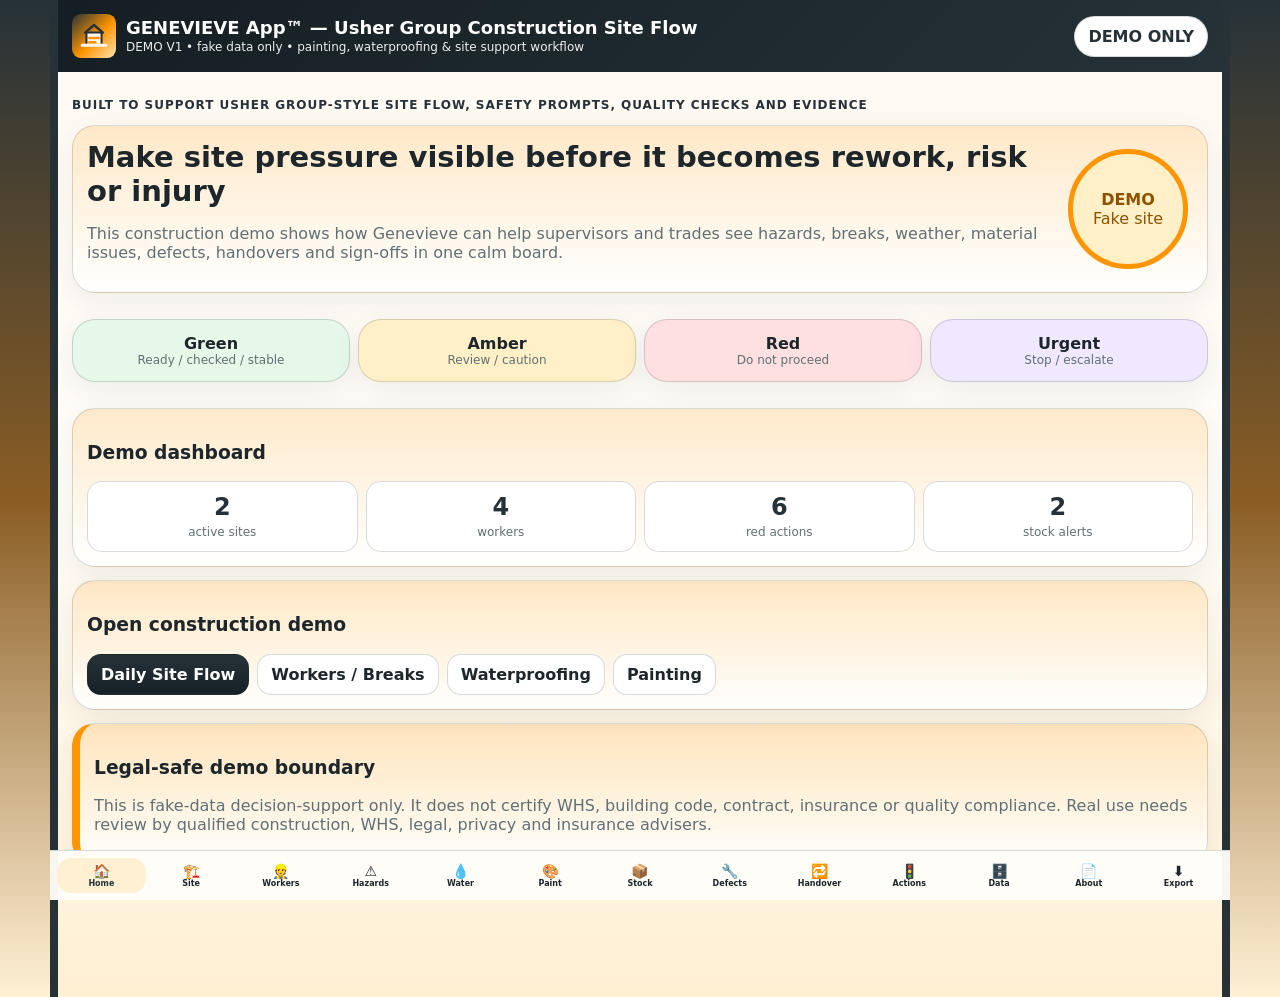
<file: index.html>
<!doctype html>
<html lang="en-AU">
<head>
<meta charset="utf-8"><meta name="viewport" content="width=device-width,initial-scale=1,viewport-fit=cover">
<meta name="theme-color" content="#263238">
<title>GENEVIEVE App™ — Usher Group Construction Site Flow Demo</title>
<link rel="icon" href="./assets/genevieve-construction-icon.svg" type="image/svg+xml">
<link rel="manifest" href="./manifest.webmanifest">
<link rel="stylesheet" href="./styles.css">
</head>
<body>
<div class="app">
<header class="topbar">
  <div class="brand"><img src="./assets/genevieve-construction-icon.svg" alt=""><div><h1>GENEVIEVE App™ — Usher Group Construction Site Flow</h1><p>DEMO V1 • fake data only • painting, waterproofing & site support workflow</p></div></div>
  <button class="demo-pill">DEMO ONLY</button>
</header>

<main>
<section class="screen active" id="home">
  <p class="kicker">Built to support Usher Group-style site flow, safety prompts, quality checks and evidence</p>
  <section class="hero">
    <div><h2>Make site pressure visible before it becomes rework, risk or injury</h2><p>This construction demo shows how Genevieve can help supervisors and trades see hazards, breaks, weather, material issues, defects, handovers and sign-offs in one calm board.</p></div>
    <div class="orb amber"><b>DEMO</b><span>Fake site</span></div>
  </section>

  <section class="lights">
    <div class="green"><b>Green</b><span>Ready / checked / stable</span></div>
    <div class="amber"><b>Amber</b><span>Review / caution</span></div>
    <div class="red"><b>Red</b><span>Do not proceed</span></div>
    <div class="hold"><b>Urgent</b><span>Stop / escalate</span></div>
  </section>

  <section class="card"><h3>Demo dashboard</h3><div class="stats"><div><b id="statSites">0</b><span>active sites</span></div><div><b id="statWorkers">0</b><span>workers</span></div><div><b id="statRed">0</b><span>red actions</span></div><div><b id="statStock">0</b><span>stock alerts</span></div></div></section>

  <section class="card"><h3>Open construction demo</h3><div class="actions">
    <button data-screen="site">Daily Site Flow</button>
    <button data-screen="workers" class="secondary">Workers / Breaks</button>
    <button data-screen="waterproofing" class="secondary">Waterproofing</button>
    <button data-screen="painting" class="secondary">Painting</button>
  </div></section>

  <section class="card legal"><h3>Legal-safe demo boundary</h3><p>This is fake-data decision-support only. It does not certify WHS, building code, contract, insurance or quality compliance. Real use needs review by qualified construction, WHS, legal, privacy and insurance advisers.</p></section>
</section>

<section class="screen" id="site"><div class="title"><button data-screen="home">←</button><h2>Daily Site Flow</h2></div>
<section class="card"><h3>Site status</h3><div id="siteList" class="list"></div></section>
<section class="card"><h3>Daily site opening checklist</h3><div id="siteChecklist" class="checklist"></div></section></section>

<section class="screen" id="workers"><div class="title"><button data-screen="home">←</button><h2>Workers, Breaks & Fatigue</h2></div>
<section class="card"><h3>Worker support board</h3><div id="workerList" class="list"></div></section>
<section class="card"><h3>Worker click-in</h3><label>Worker<select id="workerSelect"></select></label><div class="clickgrid"><button id="breakStart">☕ Break started</button><button id="breakFinish">✅ Break finished</button><button id="fatigue">⚠️ Fatigue / heat stress</button><button id="support">🆘 Support needed</button><button id="taskDone">🔨 Task complete</button></div><div id="workerLog" class="list"></div></section></section>

<section class="screen" id="hazards"><div class="title"><button data-screen="home">←</button><h2>Hazards & Stop-Work Support</h2></div><section class="card"><h3>Hazard board</h3><div id="hazardList" class="list"></div></section></section>

<section class="screen" id="waterproofing"><div class="title"><button data-screen="home">←</button><h2>Waterproofing Module</h2></div><section class="card"><h3>Stage checklist</h3><div id="waterproofChecklist" class="checklist"></div></section><section class="card"><h3>Current waterproofing alerts</h3><div id="waterproofAlerts" class="list"></div></section></section>

<section class="screen" id="painting"><div class="title"><button data-screen="home">←</button><h2>Painting Module</h2></div><section class="card"><h3>Stage checklist</h3><div id="paintingChecklist" class="checklist"></div></section><section class="card"><h3>Current painting alerts</h3><div id="paintingAlerts" class="list"></div></section></section>

<section class="screen" id="materials"><div class="title"><button data-screen="home">←</button><h2>Materials & Stock</h2></div><section class="card"><h3>Material alerts</h3><div id="materialList" class="list"></div></section></section>

<section class="screen" id="defects"><div class="title"><button data-screen="home">←</button><h2>Defects & Rework Risk</h2></div><section class="card"><h3>Defect log</h3><div id="defectList" class="list"></div></section></section>

<section class="screen" id="handover"><div class="title"><button data-screen="home">←</button><h2>Trade Handover</h2></div><section class="card"><h3>Handover checklist</h3><div id="handoverList" class="checklist"></div></section><section class="card"><h3>Open handovers</h3><div id="openHandovers" class="list"></div></section></section>

<section class="screen" id="manager"><div class="title"><button data-screen="home">←</button><h2>Supervisor / Manager Action Board</h2></div><section class="card"><h3>Today’s actions</h3><div id="managerList" class="list"></div></section><section class="card"><h3>Genevieve learned patterns</h3><div id="learnedList" class="list"></div></section></section>

<section class="screen" id="database"><div class="title"><button data-screen="home">←</button><h2>Database Description</h2></div><section class="card"><h3>What the database is for</h3><p>It is a construction site-flow, safety-support and evidence-support layer. It does not replace WHS duties, supervisors, inspections, certifiers, engineers, contracts or insurance requirements.</p><div id="dbSections"></div></section></section>

<section class="screen" id="letter"><div class="title"><button data-screen="home">←</button><h2>Demo Description</h2></div><section class="card letter"><div id="letterText"></div><button id="downloadLetter" class="wide">Download description</button></section></section>

<section class="screen" id="export"><div class="title"><button data-screen="home">←</button><h2>Export Evidence</h2></div><section class="card"><h3>Demo exports</h3><div class="actions"><button id="exportActions">Actions CSV</button><button id="exportWorkers" class="secondary">Workers CSV</button><button id="exportMaterials" class="secondary">Materials CSV</button><button id="exportLogs" class="secondary">Worker Logs CSV</button></div></section></section>
</main>

<nav class="bottom">
<button class="active" data-screen="home">🏠<span>Home</span></button>
<button data-screen="site">🏗️<span>Site</span></button>
<button data-screen="workers">👷<span>Workers</span></button>
<button data-screen="hazards">⚠️<span>Hazards</span></button>
<button data-screen="waterproofing">💧<span>Water</span></button>
<button data-screen="painting">🎨<span>Paint</span></button>
<button data-screen="materials">📦<span>Stock</span></button>
<button data-screen="defects">🔧<span>Defects</span></button>
<button data-screen="handover">🔁<span>Handover</span></button>
<button data-screen="manager">🚦<span>Actions</span></button>
<button data-screen="database">🗄️<span>Data</span></button>
<button data-screen="letter">📄<span>About</span></button>
<button data-screen="export">⬇️<span>Export</span></button>
</nav>
</div>
<script src="./app.js"></script>
</body>
</html>
</file>
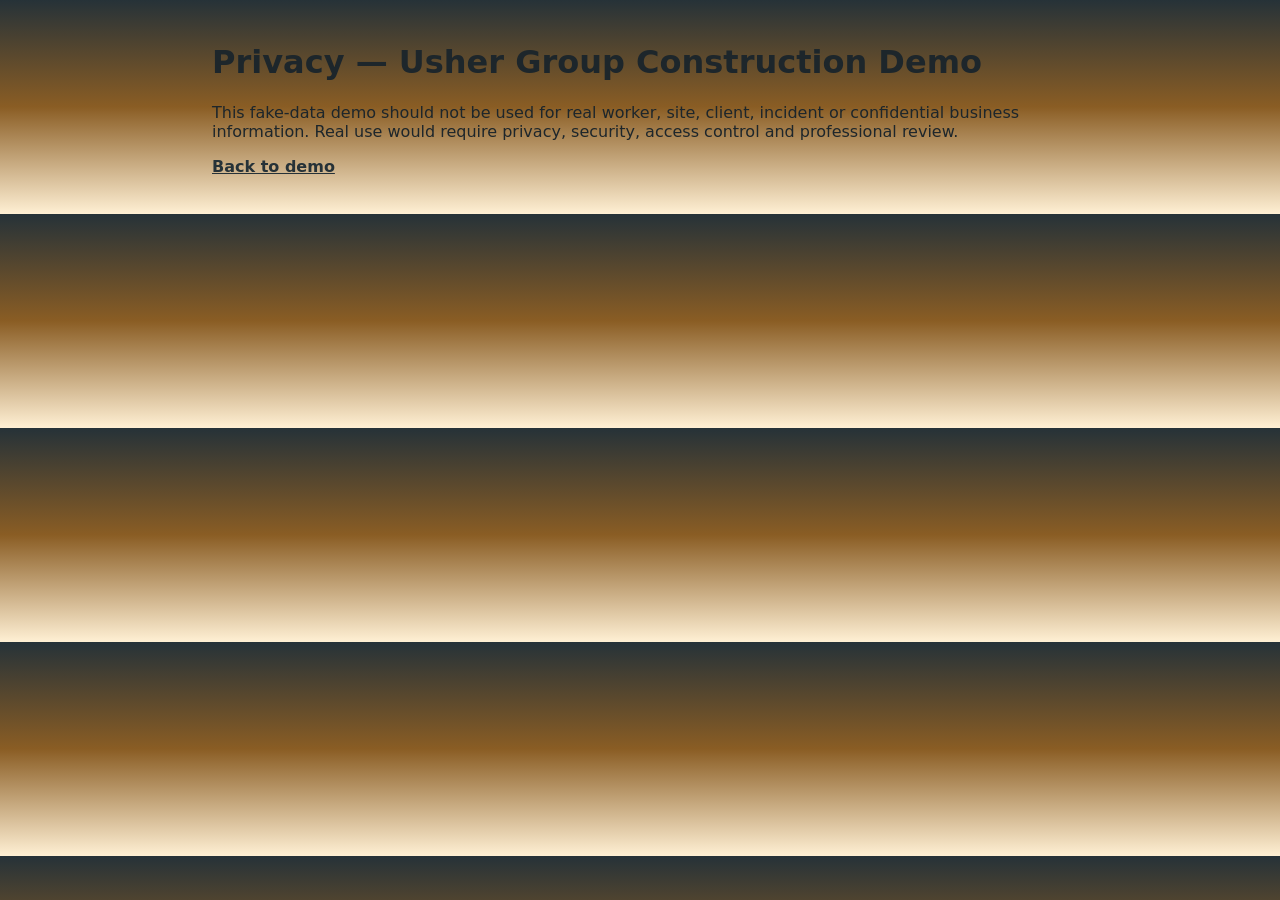
<file: privacy.html>
<!doctype html><html><head><meta charset="utf-8"><meta name="viewport" content="width=device-width,initial-scale=1"><title>Privacy — Usher Group Construction Demo</title><link rel="stylesheet" href="./styles.css"></head><body><main class="legal-page"><h1>Privacy — Usher Group Construction Demo</h1><p>This fake-data demo should not be used for real worker, site, client, incident or confidential business information. Real use would require privacy, security, access control and professional review.</p><p><a href="./index.html">Back to demo</a></p></main></body></html>
</file>
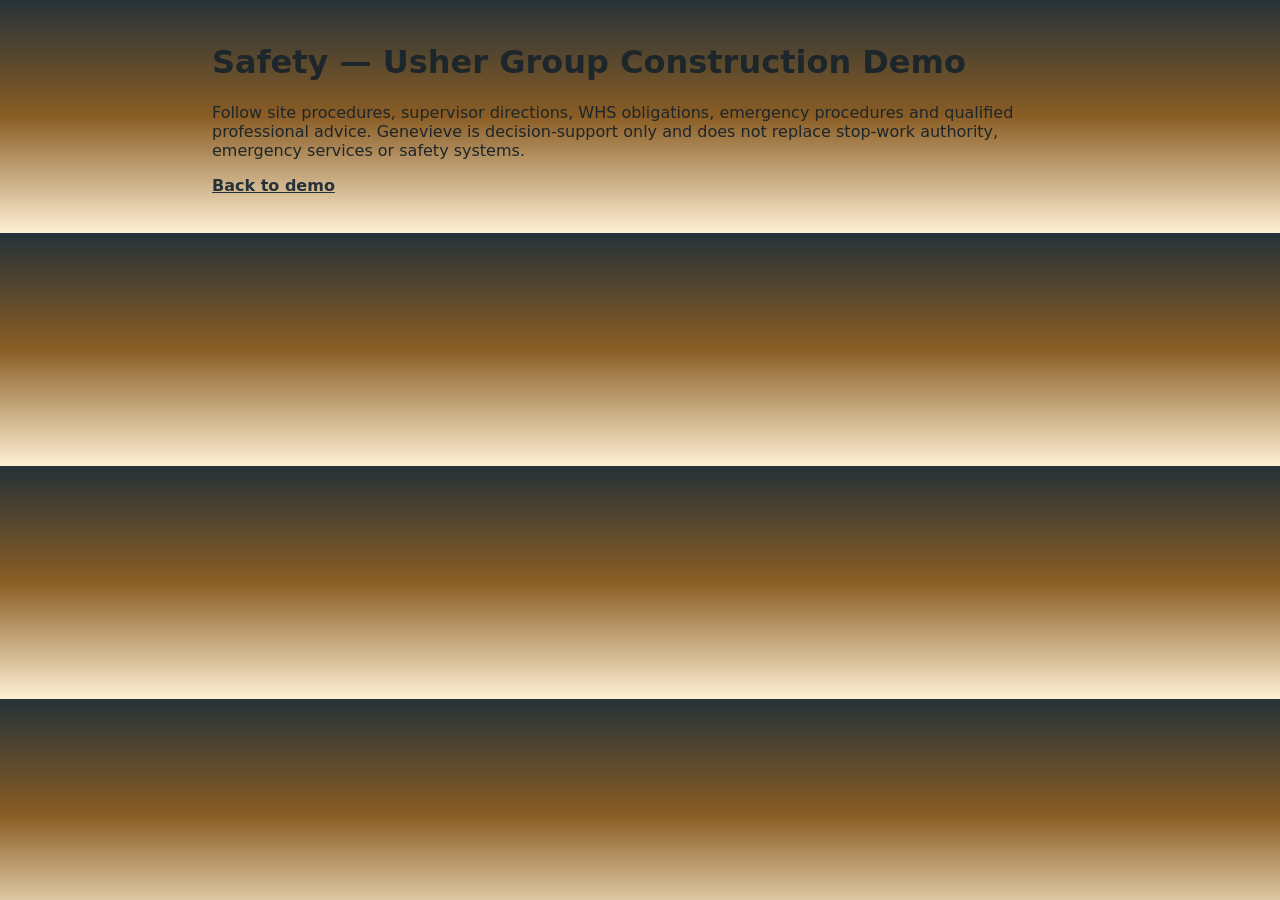
<file: safety.html>
<!doctype html><html><head><meta charset="utf-8"><meta name="viewport" content="width=device-width,initial-scale=1"><title>Safety — Usher Group Construction Demo</title><link rel="stylesheet" href="./styles.css"></head><body><main class="legal-page"><h1>Safety — Usher Group Construction Demo</h1><p>Follow site procedures, supervisor directions, WHS obligations, emergency procedures and qualified professional advice. Genevieve is decision-support only and does not replace stop-work authority, emergency services or safety systems.</p><p><a href="./index.html">Back to demo</a></p></main></body></html>
</file>
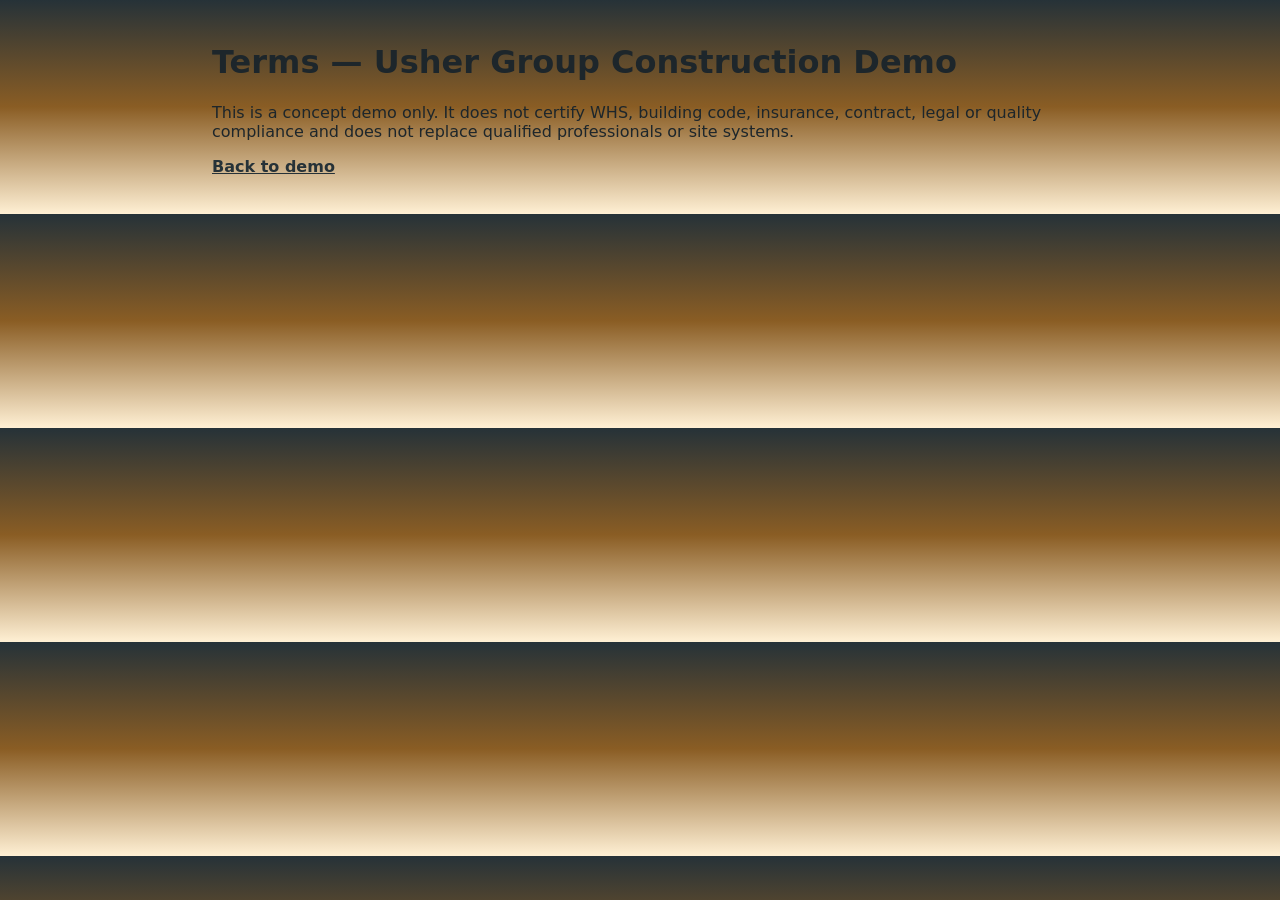
<file: terms.html>
<!doctype html><html><head><meta charset="utf-8"><meta name="viewport" content="width=device-width,initial-scale=1"><title>Terms — Usher Group Construction Demo</title><link rel="stylesheet" href="./styles.css"></head><body><main class="legal-page"><h1>Terms — Usher Group Construction Demo</h1><p>This is a concept demo only. It does not certify WHS, building code, insurance, contract, legal or quality compliance and does not replace qualified professionals or site systems.</p><p><a href="./index.html">Back to demo</a></p></main></body></html>
</file>
<file: styles.css>
:root{--charcoal:#263238;--orange:#ff9500;--soft:#fff6ec;--paper:#fffdf8;--ink:#1d262b;--muted:#607074;--line:rgba(38,50,56,.18);--green:#00a651;--amber:#ff9500;--red:#f10b0b;--hold:#6f42c1}
*{box-sizing:border-box}body{margin:0;font-family:system-ui,-apple-system,Segoe UI,Roboto,Arial,sans-serif;background:linear-gradient(180deg,var(--charcoal),#8a5d24,#fff0d4);color:var(--ink)}button,input,select{font:inherit}button{cursor:pointer;border:1px solid var(--line);border-radius:14px;background:linear-gradient(180deg,var(--charcoal),#172126);color:#fff;font-weight:850;padding:10px 13px}.secondary{background:#fff!important;color:var(--ink)!important}.wide{width:100%;margin-top:10px}.app{width:min(100%,1180px);margin:auto;min-height:100vh;background:linear-gradient(180deg,#fffaf2,#fffdf8,#fff0d4);border-left:8px solid var(--charcoal);border-right:8px solid var(--charcoal);padding-bottom:105px}.topbar{position:sticky;top:0;z-index:9;display:flex;justify-content:space-between;align-items:center;padding:14px;background:linear-gradient(135deg,#151e22,var(--charcoal));color:white}.brand{display:flex;gap:10px;align-items:center}.brand img{width:44px}.brand h1{font-size:18px;margin:0}.brand p{font-size:12px;margin:2px 0;opacity:.92}.demo-pill{background:#fff!important;color:var(--charcoal)!important;border-radius:999px}main{padding:14px}.screen{display:none}.screen.active{display:block}.kicker{font-weight:900;color:var(--charcoal);font-size:12px;text-transform:uppercase;letter-spacing:.08em}.hero,.card,.lights>div{background:linear-gradient(180deg,rgba(255,149,0,.18),rgba(255,255,255,.94));border:1.5px solid var(--line);border-radius:23px;padding:14px;margin:13px 0;box-shadow:0 8px 28px rgba(38,50,56,.08)}.hero{display:grid;grid-template-columns:1fr 125px;gap:12px;align-items:center}.hero h2{font-size:29px;margin:0 0 8px}.hero p,.card p,.hint{color:var(--muted)}.orb{width:120px;height:120px;border-radius:50%;display:grid;place-content:center;text-align:center;border:5px solid}.orb.amber{background:#fff0c7;border-color:var(--amber);color:#8d5100}.lights{display:grid;grid-template-columns:repeat(4,1fr);gap:8px}.lights div{text-align:center}.lights .green{background:#e6f8e8}.lights .amber{background:#fff0c7}.lights .red{background:#ffe0e0}.lights .hold{background:#f0e8ff}.lights span{display:block;font-size:12px;color:var(--muted)}.stats{display:grid;grid-template-columns:repeat(4,1fr);gap:8px}.stats div{background:#fff;border:1px solid var(--line);border-radius:15px;text-align:center;padding:11px}.stats b{display:block;color:var(--charcoal);font-size:24px}.stats span{font-size:12px;color:var(--muted)}.actions,.clickgrid{display:flex;gap:8px;flex-wrap:wrap}.clickgrid button{flex:1 1 150px}.title{display:flex;align-items:center;gap:10px}.title h2{flex:1;text-align:center;margin:0}.title button{border-radius:999px}.list{display:grid;gap:9px}.item{background:white;border:1px solid var(--line);border-left:8px solid var(--amber);border-radius:16px;padding:12px}.item.green{border-left-color:var(--green)}.item.red{border-left-color:var(--red)}.item.hold{border-left-color:var(--hold)}.item h4{margin:0 0 5px;color:var(--charcoal)}.tag{display:inline-block;border:1px solid var(--line);border-radius:999px;padding:5px 8px;margin:2px;background:white;font-size:12px}.tag.green{background:#e6f8e8}.tag.amber{background:#fff0c7}.tag.red{background:#ffe0e0}.tag.hold{background:#f0e8ff}.checklist{display:grid;gap:8px}.check{display:flex;gap:10px;align-items:flex-start;background:white;border:1px solid var(--line);border-radius:14px;padding:10px}.check input{margin-top:4px}.db-table{display:grid;gap:4px;background:white;border:1px solid var(--line);border-radius:15px;padding:12px;margin:8px 0}.db-table b{color:var(--charcoal)}label{display:grid;gap:5px;margin:8px 0}select,input{border:1.5px solid var(--line);border-radius:14px;padding:10px;background:#fff}.legal{border-left:8px solid var(--amber)}.letter{white-space:pre-wrap;line-height:1.45}.bottom{position:fixed;left:50%;bottom:0;transform:translateX(-50%);width:min(100%,1180px);display:grid;grid-template-columns:repeat(13,1fr);gap:1px;background:rgba(255,253,248,.97);border-top:1px solid var(--line);padding:7px}.bottom button{background:transparent!important;color:var(--ink)!important;border:0;display:grid;justify-items:center;font-size:14px;padding:5px 0}.bottom button.active{background:#fff0d4!important;color:var(--charcoal)!important}.bottom span{font-size:8px}.legal-page{max-width:900px;margin:auto;padding:22px}.legal-page a{color:var(--charcoal);font-weight:900}@media(max-width:900px){.app{border-left:5px solid var(--charcoal);border-right:5px solid var(--charcoal)}.hero,.lights{grid-template-columns:1fr}.stats{grid-template-columns:repeat(2,1fr)}.brand h1{font-size:14px}.bottom button{font-size:12px}.bottom span{font-size:7px}}
</file>
